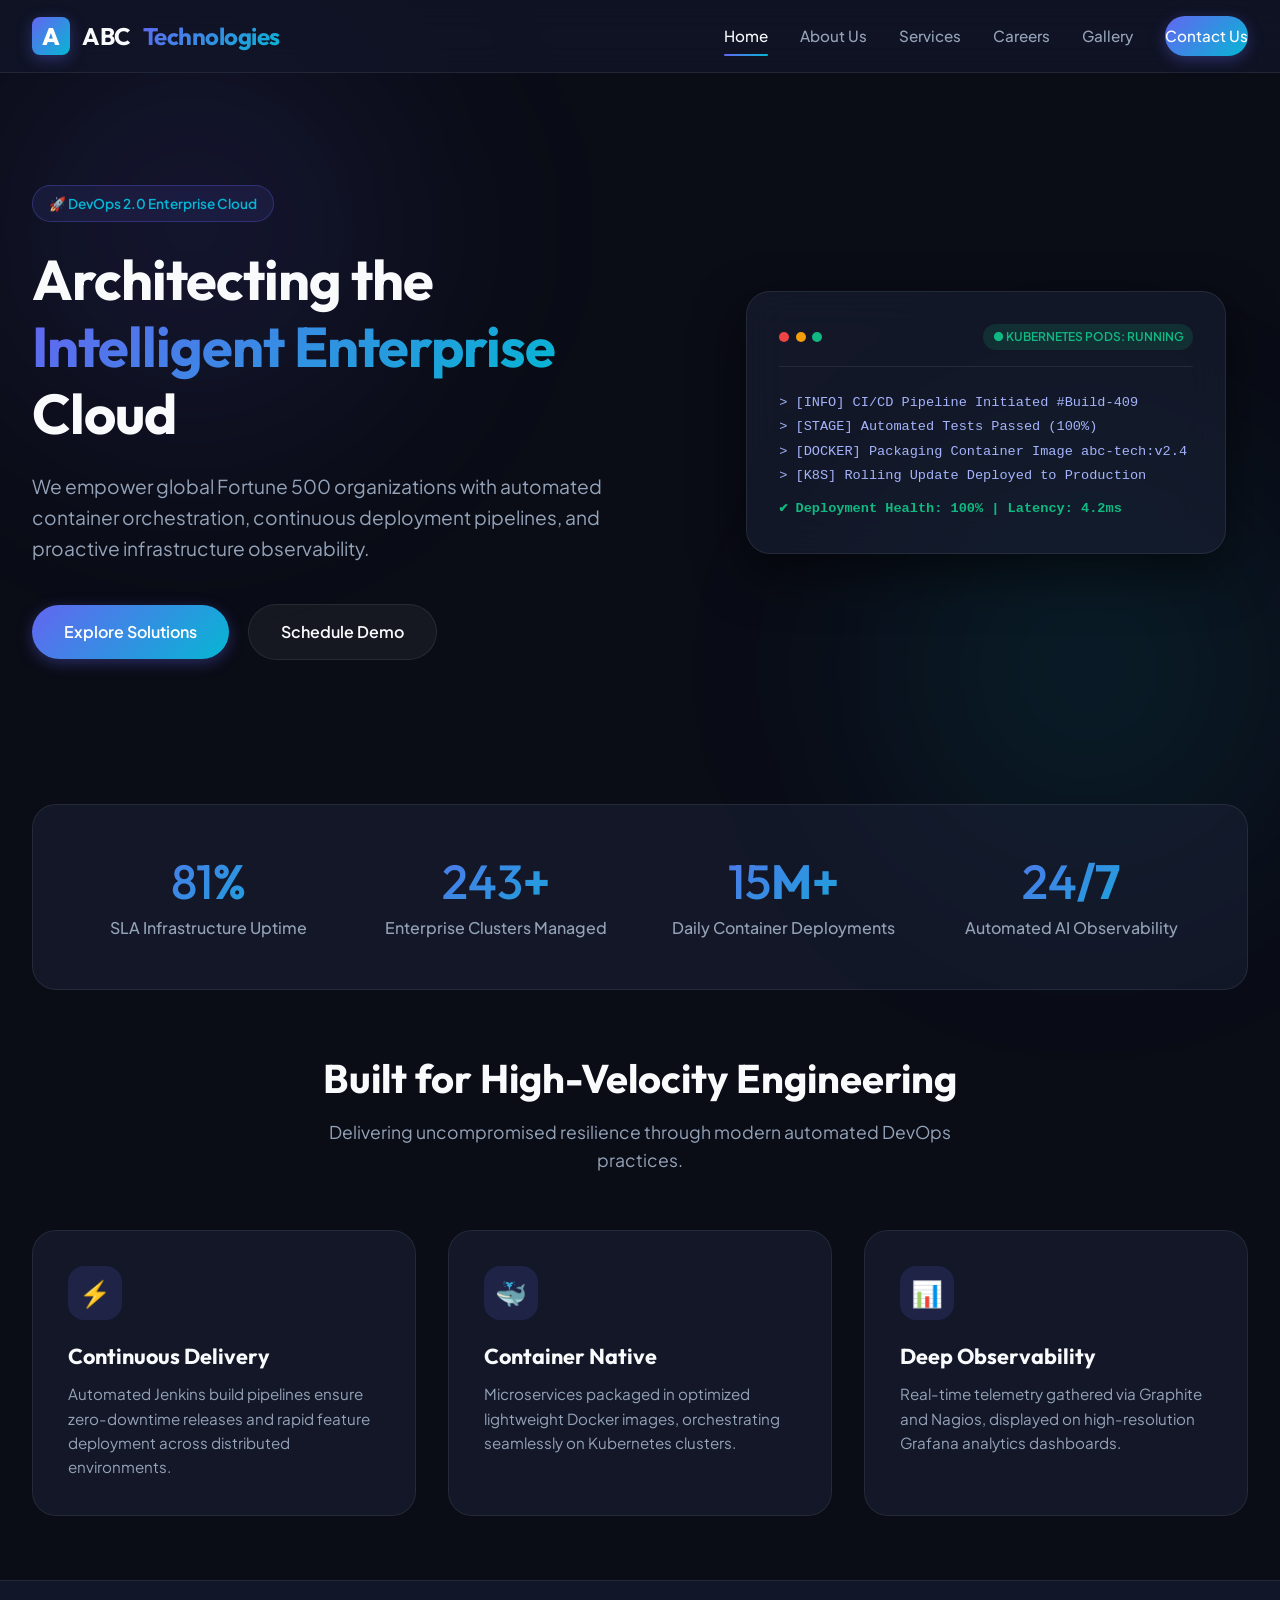
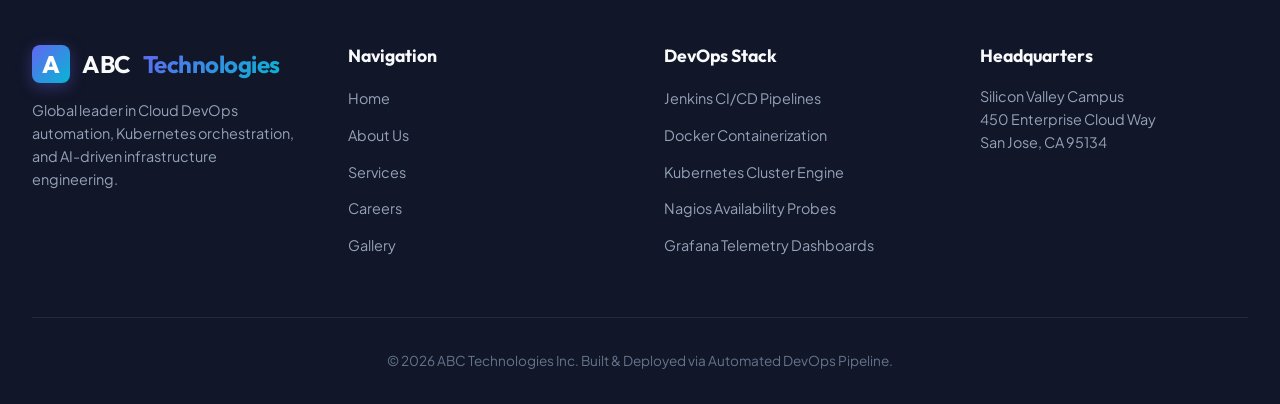
<file: website/index.html>
<!DOCTYPE html>
<html lang="en">
<head>
  <meta charset="UTF-8">
  <meta name="viewport" content="width=device-width, initial-scale=1.0">
  <title>ABC Technologies | Next-Gen AI & Cloud DevOps Enterprise</title>
  <meta name="description" content="ABC Technologies delivers state-of-the-art enterprise cloud orchestration, artificial intelligence automation, and hyper-scalable DevOps infrastructure.">
  <link rel="stylesheet" href="css/style.css">
</head>
<body>
  <div class="bg-glow-1"></div>
  <div class="bg-glow-2"></div>

  <!-- Navbar -->
  <nav class="navbar">
    <div class="nav-container">
      <a href="index.html" class="logo">
        <div class="logo-icon">A</div>
        ABC <span>Technologies</span>
      </a>
      <div class="nav-links">
        <a href="index.html" class="active">Home</a>
        <a href="about.html">About Us</a>
        <a href="services.html">Services</a>
        <a href="careers.html">Careers</a>
        <a href="gallery.html">Gallery</a>
        <a href="contact.html" class="nav-btn">Contact Us</a>
      </div>
    </div>
  </nav>

  <!-- Hero Section -->
  <main class="container">
    <section class="hero">
      <div class="hero-content">
        <div class="badge">🚀 DevOps 2.0 Enterprise Cloud</div>
        <h1 class="hero-title">Architecting the <span class="gradient-text">Intelligent Enterprise</span> Cloud</h1>
        <p class="hero-subtitle">We empower global Fortune 500 organizations with automated container orchestration, continuous deployment pipelines, and proactive infrastructure observability.</p>
        <div class="cta-group">
          <a href="services.html" class="btn-primary">Explore Solutions</a>
          <a href="contact.html" class="btn-secondary">Schedule Demo</a>
        </div>
      </div>
      <div class="hero-visual">
        <div class="glass-card-mockup">
          <div class="mockup-header">
            <div class="mockup-dots">
              <span class="dot red"></span>
              <span class="dot yellow"></span>
              <span class="dot green"></span>
            </div>
            <span class="status-pill">● KUBERNETES PODS: RUNNING</span>
          </div>
          <div style="font-family: monospace; font-size: 0.85rem; color: #a5b4fc; line-height: 1.8;">
            <p>> [INFO] CI/CD Pipeline Initiated #Build-409</p>
            <p>> [STAGE] Automated Tests Passed (100%)</p>
            <p>> [DOCKER] Packaging Container Image abc-tech:v2.4</p>
            <p>> [K8S] Rolling Update Deployed to Production</p>
            <p style="color: #10b981; font-weight: bold; margin-top: 0.5rem;">✔ Deployment Health: 100% | Latency: 4.2ms</p>
          </div>
        </div>
      </div>
    </section>

    <!-- Stats Banner -->
    <section class="stats-banner">
      <div class="stat-item">
        <h2><span class="counter-val" data-target="99.99">0</span>%</h2>
        <span>SLA Infrastructure Uptime</span>
      </div>
      <div class="stat-item">
        <h2><span class="counter-val" data-target="450">0</span>+</h2>
        <span>Enterprise Clusters Managed</span>
      </div>
      <div class="stat-item">
        <h2><span class="counter-val" data-target="15">0</span>M+</h2>
        <span>Daily Container Deployments</span>
      </div>
      <div class="stat-item">
        <h2><span class="counter-val" data-target="24">0</span>/7</h2>
        <span>Automated AI Observability</span>
      </div>
    </section>

    <!-- Core Highlights -->
    <section>
      <div class="section-header">
        <h2 class="section-title">Built for High-Velocity Engineering</h2>
        <p class="section-desc">Delivering uncompromised resilience through modern automated DevOps practices.</p>
      </div>
      <div class="grid-3">
        <div class="card">
          <div class="card-icon">⚡</div>
          <h3>Continuous Delivery</h3>
          <p>Automated Jenkins build pipelines ensure zero-downtime releases and rapid feature deployment across distributed environments.</p>
        </div>
        <div class="card">
          <div class="card-icon">🐳</div>
          <h3>Container Native</h3>
          <p>Microservices packaged in optimized lightweight Docker images, orchestrating seamlessly on Kubernetes clusters.</p>
        </div>
        <div class="card">
          <div class="card-icon">📊</div>
          <h3>Deep Observability</h3>
          <p>Real-time telemetry gathered via Graphite and Nagios, displayed on high-resolution Grafana analytics dashboards.</p>
        </div>
      </div>
    </section>
  </main>

  <!-- Footer -->
  <footer>
    <div class="footer-content">
      <div class="footer-col">
        <a href="index.html" class="logo" style="margin-bottom: 1rem;">
          <div class="logo-icon">A</div>
          ABC <span>Technologies</span>
        </a>
        <p style="color: var(--text-secondary); font-size: 0.9rem;">Global leader in Cloud DevOps automation, Kubernetes orchestration, and AI-driven infrastructure engineering.</p>
      </div>
      <div class="footer-col">
        <h4>Navigation</h4>
        <ul>
          <li><a href="index.html">Home</a></li>
          <li><a href="about.html">About Us</a></li>
          <li><a href="services.html">Services</a></li>
          <li><a href="careers.html">Careers</a></li>
          <li><a href="gallery.html">Gallery</a></li>
        </ul>
      </div>
      <div class="footer-col">
        <h4>DevOps Stack</h4>
        <ul>
          <li><a href="#">Jenkins CI/CD Pipelines</a></li>
          <li><a href="#">Docker Containerization</a></li>
          <li><a href="#">Kubernetes Cluster Engine</a></li>
          <li><a href="#">Nagios Availability Probes</a></li>
          <li><a href="#">Grafana Telemetry Dashboards</a></li>
        </ul>
      </div>
      <div class="footer-col">
        <h4>Headquarters</h4>
        <p style="color: var(--text-secondary); font-size: 0.9rem;">Silicon Valley Campus<br>450 Enterprise Cloud Way<br>San Jose, CA 95134</p>
      </div>
    </div>
    <div class="footer-bottom">
      <p>&copy; 2026 ABC Technologies Inc. Built & Deployed via Automated DevOps Pipeline.</p>
    </div>
  </footer>

  <script src="js/main.js"></script>
</body>
</html>
</file>
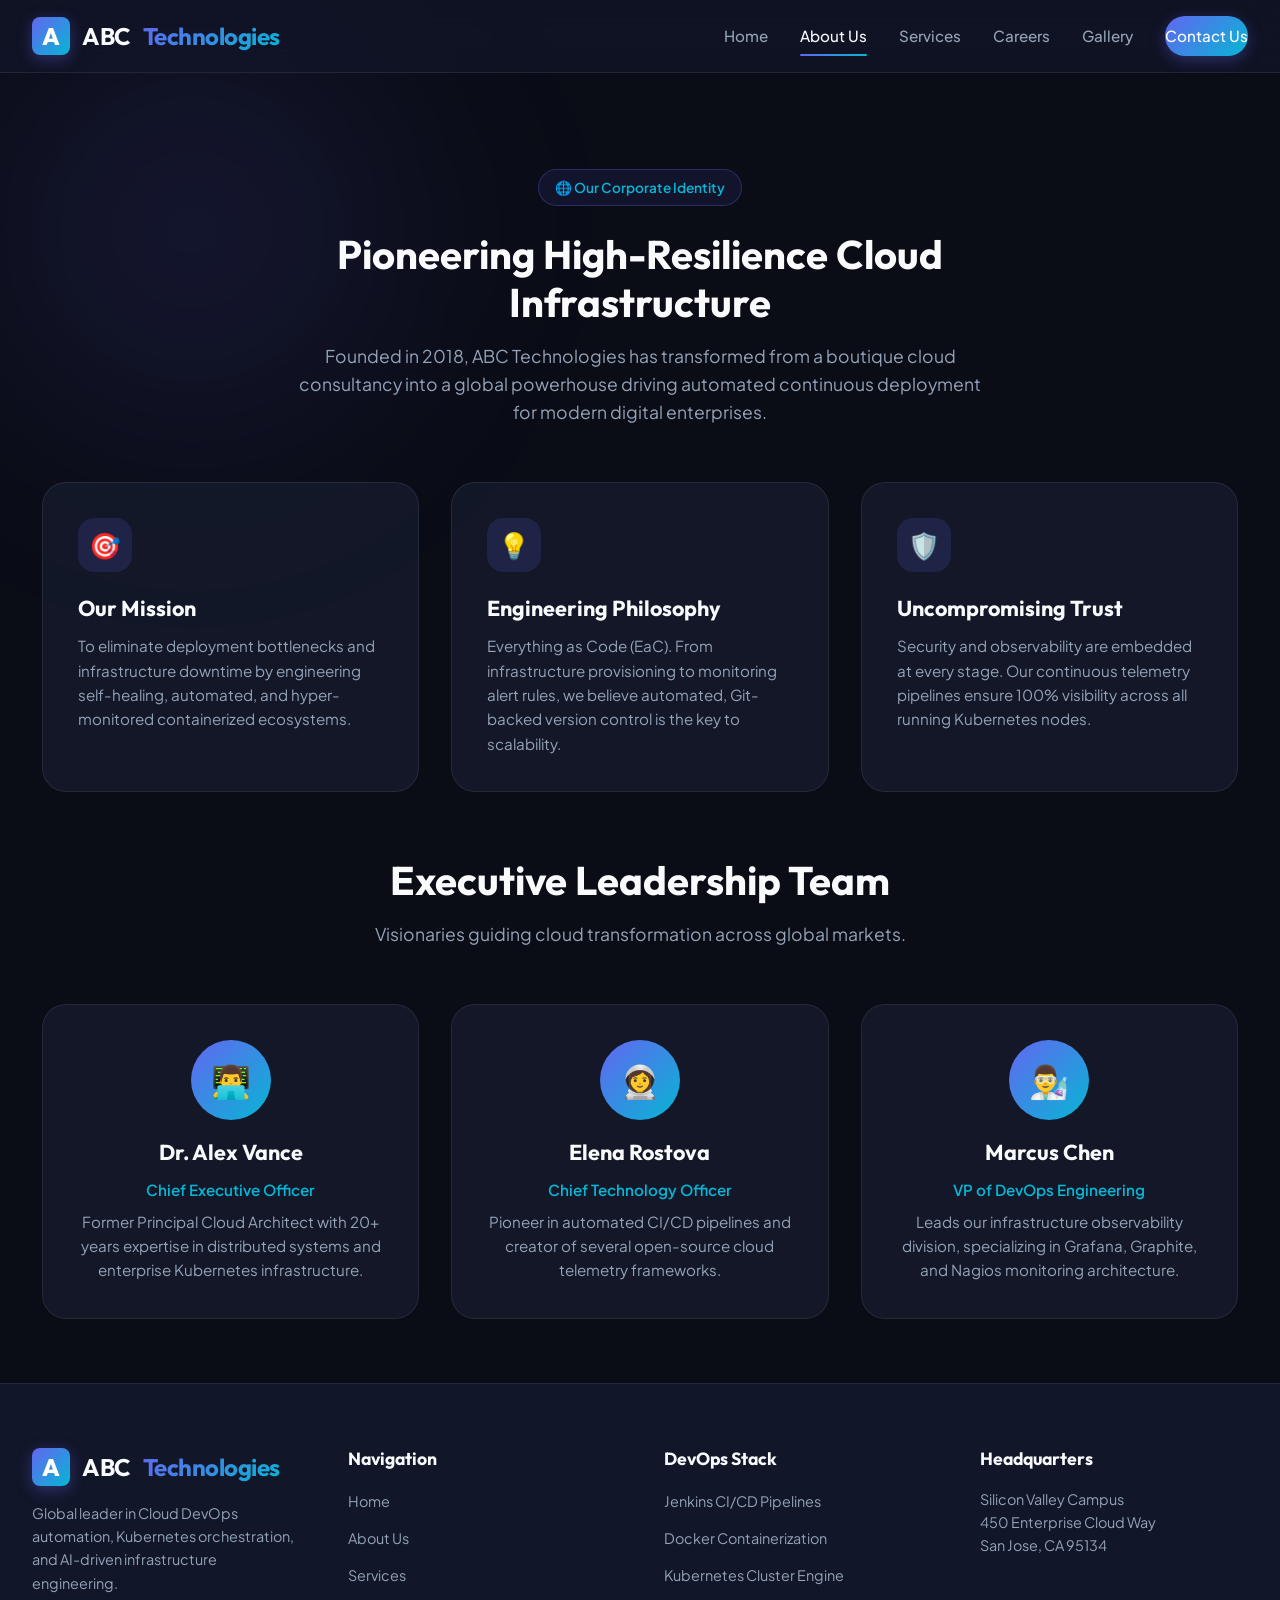
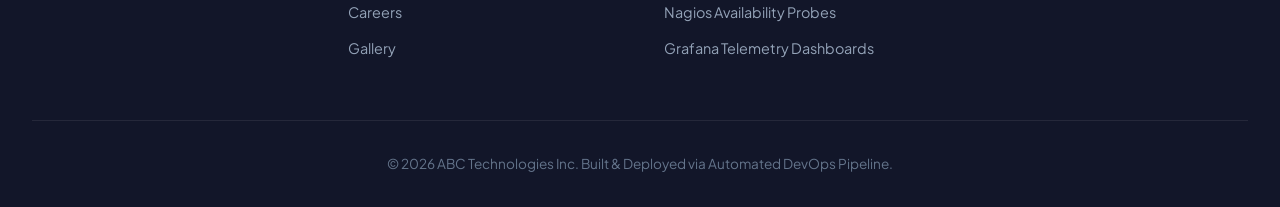
<file: website/about.html>
<!DOCTYPE html>
<html lang="en">
<head>
  <meta charset="UTF-8">
  <meta name="viewport" content="width=device-width, initial-scale=1.0">
  <title>About Us | ABC Technologies</title>
  <meta name="description" content="Learn about ABC Technologies mission, engineering vision, and leadership in automated DevOps and cloud infrastructure engineering.">
  <link rel="stylesheet" href="css/style.css">
</head>
<body>
  <div class="bg-glow-1"></div>

  <nav class="navbar">
    <div class="nav-container">
      <a href="index.html" class="logo">
        <div class="logo-icon">A</div>
        ABC <span>Technologies</span>
      </a>
      <div class="nav-links">
        <a href="index.html">Home</a>
        <a href="about.html" class="active">About Us</a>
        <a href="services.html">Services</a>
        <a href="careers.html">Careers</a>
        <a href="gallery.html">Gallery</a>
        <a href="contact.html" class="nav-btn">Contact Us</a>
      </div>
    </div>
  </nav>

  <main class="container">
    <div class="section-header" style="margin-top: 2rem;">
      <div class="badge">🌐 Our Corporate Identity</div>
      <h1 class="section-title">Pioneering High-Resilience <span class="gradient-text">Cloud Infrastructure</span></h1>
      <p class="section-desc">Founded in 2018, ABC Technologies has transformed from a boutique cloud consultancy into a global powerhouse driving automated continuous deployment for modern digital enterprises.</p>
    </div>

    <div class="grid-3" style="margin-bottom: 4rem;">
      <div class="card">
        <div class="card-icon">🎯</div>
        <h3>Our Mission</h3>
        <p>To eliminate deployment bottlenecks and infrastructure downtime by engineering self-healing, automated, and hyper-monitored containerized ecosystems.</p>
      </div>
      <div class="card">
        <div class="card-icon">💡</div>
        <h3>Engineering Philosophy</h3>
        <p>Everything as Code (EaC). From infrastructure provisioning to monitoring alert rules, we believe automated, Git-backed version control is the key to scalability.</p>
      </div>
      <div class="card">
        <div class="card-icon">🛡️</div>
        <h3>Uncompromising Trust</h3>
        <p>Security and observability are embedded at every stage. Our continuous telemetry pipelines ensure 100% visibility across all running Kubernetes nodes.</p>
      </div>
    </div>

    <div class="section-header">
      <h2 class="section-title">Executive Leadership Team</h2>
      <p class="section-desc">Visionaries guiding cloud transformation across global markets.</p>
    </div>

    <div class="grid-3">
      <div class="card" style="text-align: center;">
        <div style="width: 80px; height: 80px; border-radius: 50%; background: var(--accent-gradient); margin: 0 auto 1.2rem; display: flex; align-items: center; justify-content: center; font-size: 2rem;">👨‍💻</div>
        <h3>Dr. Alex Vance</h3>
        <p style="color: var(--accent-secondary); font-weight: 600; margin-bottom: 0.5rem;">Chief Executive Officer</p>
        <p>Former Principal Cloud Architect with 20+ years expertise in distributed systems and enterprise Kubernetes infrastructure.</p>
      </div>
      <div class="card" style="text-align: center;">
        <div style="width: 80px; height: 80px; border-radius: 50%; background: var(--accent-gradient); margin: 0 auto 1.2rem; display: flex; align-items: center; justify-content: center; font-size: 2rem;">👩‍🚀</div>
        <h3>Elena Rostova</h3>
        <p style="color: var(--accent-secondary); font-weight: 600; margin-bottom: 0.5rem;">Chief Technology Officer</p>
        <p>Pioneer in automated CI/CD pipelines and creator of several open-source cloud telemetry frameworks.</p>
      </div>
      <div class="card" style="text-align: center;">
        <div style="width: 80px; height: 80px; border-radius: 50%; background: var(--accent-gradient); margin: 0 auto 1.2rem; display: flex; align-items: center; justify-content: center; font-size: 2rem;">👨‍🔬</div>
        <h3>Marcus Chen</h3>
        <p style="color: var(--accent-secondary); font-weight: 600; margin-bottom: 0.5rem;">VP of DevOps Engineering</p>
        <p>Leads our infrastructure observability division, specializing in Grafana, Graphite, and Nagios monitoring architecture.</p>
      </div>
    </div>
  </main>

  <footer>
    <div class="footer-content">
      <div class="footer-col">
        <a href="index.html" class="logo" style="margin-bottom: 1rem;">
          <div class="logo-icon">A</div>
          ABC <span>Technologies</span>
        </a>
        <p style="color: var(--text-secondary); font-size: 0.9rem;">Global leader in Cloud DevOps automation, Kubernetes orchestration, and AI-driven infrastructure engineering.</p>
      </div>
      <div class="footer-col">
        <h4>Navigation</h4>
        <ul>
          <li><a href="index.html">Home</a></li>
          <li><a href="about.html">About Us</a></li>
          <li><a href="services.html">Services</a></li>
          <li><a href="careers.html">Careers</a></li>
          <li><a href="gallery.html">Gallery</a></li>
        </ul>
      </div>
      <div class="footer-col">
        <h4>DevOps Stack</h4>
        <ul>
          <li><a href="#">Jenkins CI/CD Pipelines</a></li>
          <li><a href="#">Docker Containerization</a></li>
          <li><a href="#">Kubernetes Cluster Engine</a></li>
          <li><a href="#">Nagios Availability Probes</a></li>
          <li><a href="#">Grafana Telemetry Dashboards</a></li>
        </ul>
      </div>
      <div class="footer-col">
        <h4>Headquarters</h4>
        <p style="color: var(--text-secondary); font-size: 0.9rem;">Silicon Valley Campus<br>450 Enterprise Cloud Way<br>San Jose, CA 95134</p>
      </div>
    </div>
    <div class="footer-bottom">
      <p>&copy; 2026 ABC Technologies Inc. Built & Deployed via Automated DevOps Pipeline.</p>
    </div>
  </footer>

  <script src="js/main.js"></script>
</body>
</html>
</file>
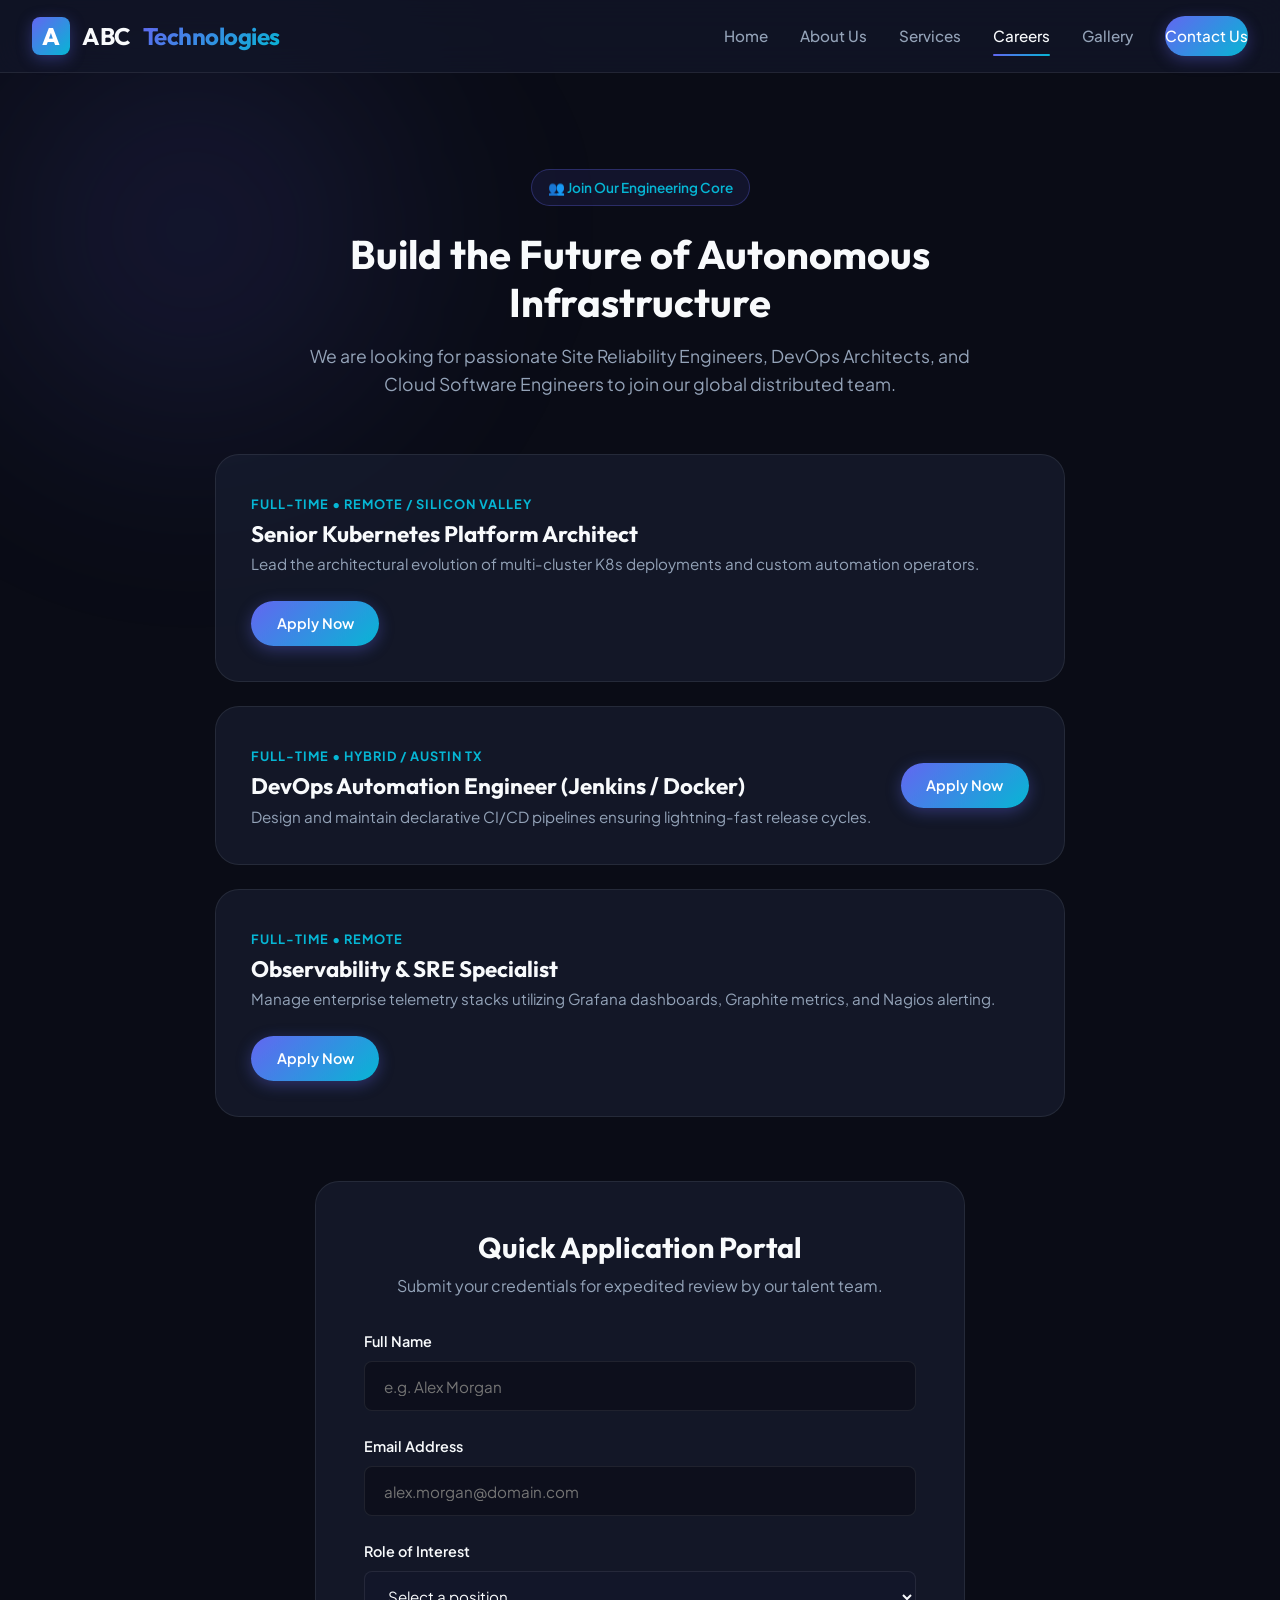
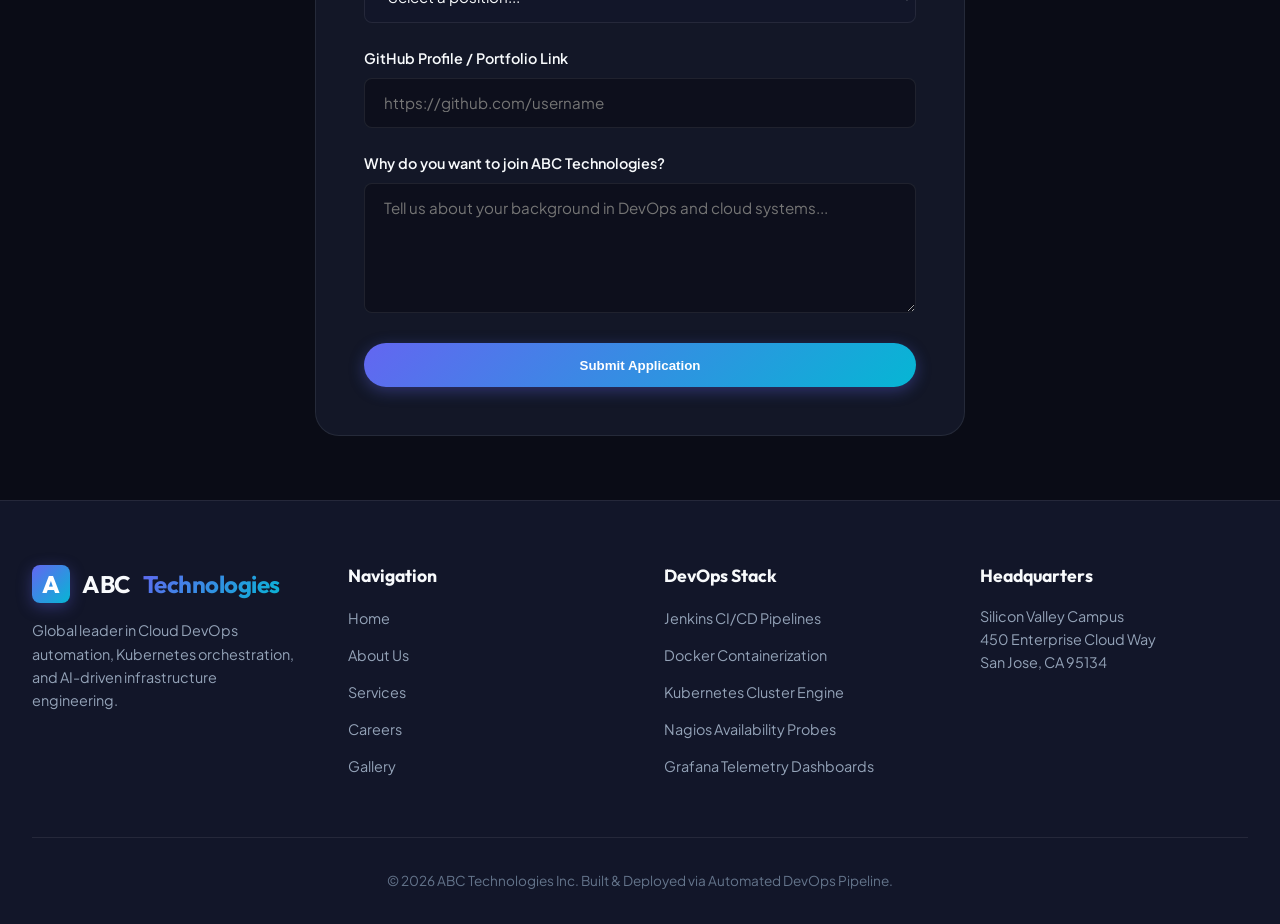
<file: website/careers.html>
<!DOCTYPE html>
<html lang="en">
<head>
  <meta charset="UTF-8">
  <meta name="viewport" content="width=device-width, initial-scale=1.0">
  <title>Careers | ABC Technologies</title>
  <meta name="description" content="Join the engineering team at ABC Technologies. Shape the future of Kubernetes container orchestration and intelligent cloud DevOps automation.">
  <link rel="stylesheet" href="css/style.css">
</head>
<body>
  <div class="bg-glow-1"></div>

  <nav class="navbar">
    <div class="nav-container">
      <a href="index.html" class="logo">
        <div class="logo-icon">A</div>
        ABC <span>Technologies</span>
      </a>
      <div class="nav-links">
        <a href="index.html">Home</a>
        <a href="about.html">About Us</a>
        <a href="services.html">Services</a>
        <a href="careers.html" class="active">Careers</a>
        <a href="gallery.html">Gallery</a>
        <a href="contact.html" class="nav-btn">Contact Us</a>
      </div>
    </div>
  </nav>

  <main class="container">
    <div class="section-header" style="margin-top: 2rem;">
      <div class="badge">👥 Join Our Engineering Core</div>
      <h1 class="section-title">Build the Future of <span class="gradient-text">Autonomous Infrastructure</span></h1>
      <p class="section-desc">We are looking for passionate Site Reliability Engineers, DevOps Architects, and Cloud Software Engineers to join our global distributed team.</p>
    </div>

    <div style="max-width: 850px; margin: 0 auto 4rem;">
      <!-- Job 1 -->
      <div class="card" style="margin-bottom: 1.5rem; display: flex; justify-content: space-between; align-items: center; flex-wrap: wrap; gap: 1.5rem;">
        <div>
          <span style="font-size: 0.8rem; text-transform: uppercase; letter-spacing: 1px; color: var(--accent-secondary); font-weight: 700;">Full-Time • Remote / Silicon Valley</span>
          <h3 style="font-size: 1.4rem; margin: 0.3rem 0;">Senior Kubernetes Platform Architect</h3>
          <p>Lead the architectural evolution of multi-cluster K8s deployments and custom automation operators.</p>
        </div>
        <a href="#apply" class="btn-primary" style="padding: 0.7rem 1.6rem; font-size: 0.9rem;">Apply Now</a>
      </div>

      <!-- Job 2 -->
      <div class="card" style="margin-bottom: 1.5rem; display: flex; justify-content: space-between; align-items: center; flex-wrap: wrap; gap: 1.5rem;">
        <div>
          <span style="font-size: 0.8rem; text-transform: uppercase; letter-spacing: 1px; color: var(--accent-secondary); font-weight: 700;">Full-Time • Hybrid / Austin TX</span>
          <h3 style="font-size: 1.4rem; margin: 0.3rem 0;">DevOps Automation Engineer (Jenkins / Docker)</h3>
          <p>Design and maintain declarative CI/CD pipelines ensuring lightning-fast release cycles.</p>
        </div>
        <a href="#apply" class="btn-primary" style="padding: 0.7rem 1.6rem; font-size: 0.9rem;">Apply Now</a>
      </div>

      <!-- Job 3 -->
      <div class="card" style="margin-bottom: 1.5rem; display: flex; justify-content: space-between; align-items: center; flex-wrap: wrap; gap: 1.5rem;">
        <div>
          <span style="font-size: 0.8rem; text-transform: uppercase; letter-spacing: 1px; color: var(--accent-secondary); font-weight: 700;">Full-Time • Remote</span>
          <h3 style="font-size: 1.4rem; margin: 0.3rem 0;">Observability & SRE Specialist</h3>
          <p>Manage enterprise telemetry stacks utilizing Grafana dashboards, Graphite metrics, and Nagios alerting.</p>
        </div>
        <a href="#apply" class="btn-primary" style="padding: 0.7rem 1.6rem; font-size: 0.9rem;">Apply Now</a>
      </div>
    </div>

    <!-- Application Form -->
    <div id="apply" class="form-container">
      <h2 style="font-size: 1.8rem; margin-bottom: 0.5rem; text-align: center;">Quick Application Portal</h2>
      <p style="color: var(--text-secondary); text-align: center; margin-bottom: 2rem;">Submit your credentials for expedited review by our talent team.</p>
      
      <form>
        <div class="form-group">
          <label>Full Name</label>
          <input type="text" class="form-control" placeholder="e.g. Alex Morgan" required>
        </div>
        <div class="form-group">
          <label>Email Address</label>
          <input type="email" class="form-control" placeholder="alex.morgan@domain.com" required>
        </div>
        <div class="form-group">
          <label>Role of Interest</label>
          <select class="form-control" required style="background: #121629;">
            <option value="">Select a position...</option>
            <option value="k8s">Senior Kubernetes Platform Architect</option>
            <option value="devops">DevOps Automation Engineer</option>
            <option value="sre">Observability & SRE Specialist</option>
          </select>
        </div>
        <div class="form-group">
          <label>GitHub Profile / Portfolio Link</label>
          <input type="url" class="form-control" placeholder="https://github.com/username">
        </div>
        <div class="form-group">
          <label>Why do you want to join ABC Technologies?</label>
          <textarea class="form-control" placeholder="Tell us about your background in DevOps and cloud systems..."></textarea>
        </div>
        <button type="submit" class="btn-primary" style="width: 100%; text-align: center;">Submit Application</button>
      </form>
    </div>
  </main>

  <footer>
    <div class="footer-content">
      <div class="footer-col">
        <a href="index.html" class="logo" style="margin-bottom: 1rem;">
          <div class="logo-icon">A</div>
          ABC <span>Technologies</span>
        </a>
        <p style="color: var(--text-secondary); font-size: 0.9rem;">Global leader in Cloud DevOps automation, Kubernetes orchestration, and AI-driven infrastructure engineering.</p>
      </div>
      <div class="footer-col">
        <h4>Navigation</h4>
        <ul>
          <li><a href="index.html">Home</a></li>
          <li><a href="about.html">About Us</a></li>
          <li><a href="services.html">Services</a></li>
          <li><a href="careers.html">Careers</a></li>
          <li><a href="gallery.html">Gallery</a></li>
        </ul>
      </div>
      <div class="footer-col">
        <h4>DevOps Stack</h4>
        <ul>
          <li><a href="#">Jenkins CI/CD Pipelines</a></li>
          <li><a href="#">Docker Containerization</a></li>
          <li><a href="#">Kubernetes Cluster Engine</a></li>
          <li><a href="#">Nagios Availability Probes</a></li>
          <li><a href="#">Grafana Telemetry Dashboards</a></li>
        </ul>
      </div>
      <div class="footer-col">
        <h4>Headquarters</h4>
        <p style="color: var(--text-secondary); font-size: 0.9rem;">Silicon Valley Campus<br>450 Enterprise Cloud Way<br>San Jose, CA 95134</p>
      </div>
    </div>
    <div class="footer-bottom">
      <p>&copy; 2026 ABC Technologies Inc. Built & Deployed via Automated DevOps Pipeline.</p>
    </div>
  </footer>

  <script src="js/main.js"></script>
</body>
</html>
</file>
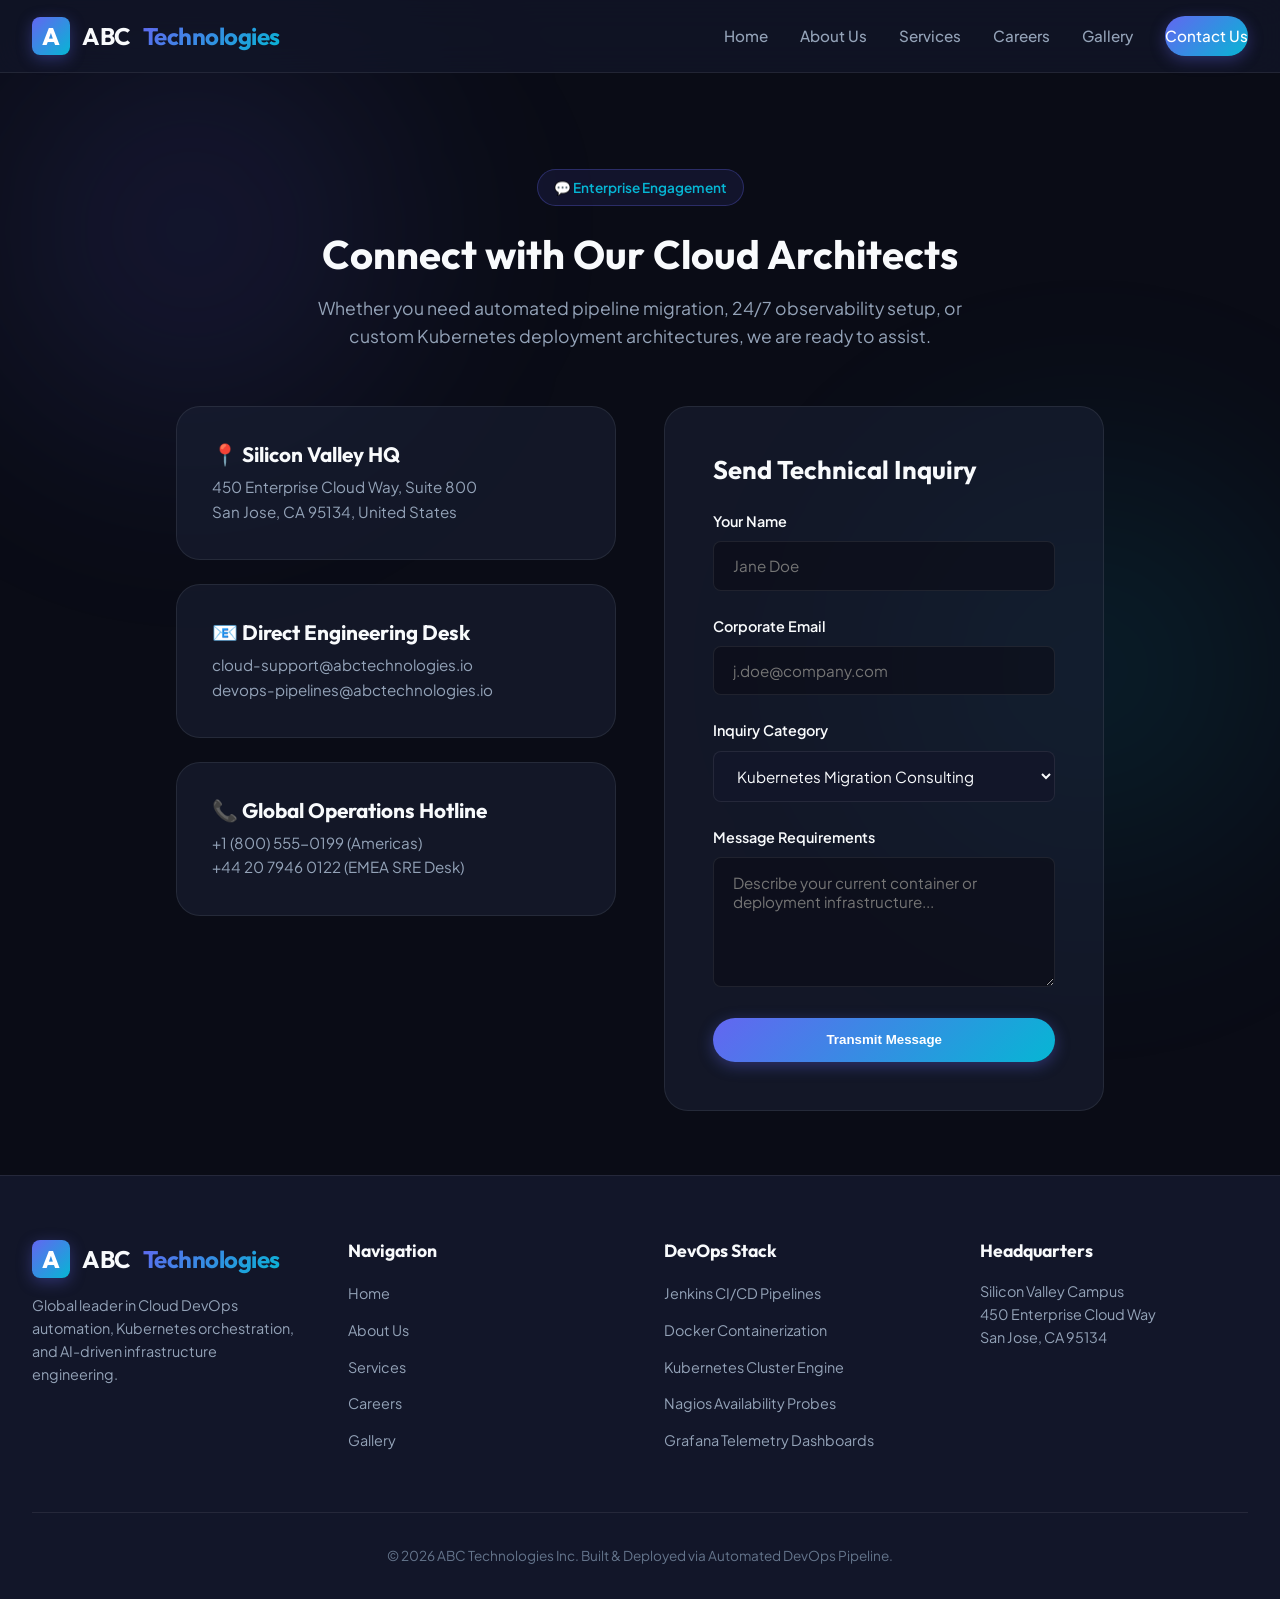
<file: website/contact.html>
<!DOCTYPE html>
<html lang="en">
<head>
  <meta charset="UTF-8">
  <meta name="viewport" content="width=device-width, initial-scale=1.0">
  <title>Contact Us | ABC Technologies</title>
  <meta name="description" content="Get in touch with ABC Technologies enterprise engineering team for cloud migration, automated CI/CD consulting, and Kubernetes orchestration support.">
  <link rel="stylesheet" href="css/style.css">
</head>
<body>
  <div class="bg-glow-1"></div>
  <div class="bg-glow-2"></div>

  <nav class="navbar">
    <div class="nav-container">
      <a href="index.html" class="logo">
        <div class="logo-icon">A</div>
        ABC <span>Technologies</span>
      </a>
      <div class="nav-links">
        <a href="index.html">Home</a>
        <a href="about.html">About Us</a>
        <a href="services.html">Services</a>
        <a href="careers.html">Careers</a>
        <a href="gallery.html">Gallery</a>
        <a href="contact.html" class="nav-btn active">Contact Us</a>
      </div>
    </div>
  </nav>

  <main class="container">
    <div class="section-header" style="margin-top: 2rem;">
      <div class="badge">💬 Enterprise Engagement</div>
      <h1 class="section-title">Connect with Our <span class="gradient-text">Cloud Architects</span></h1>
      <p class="section-desc">Whether you need automated pipeline migration, 24/7 observability setup, or custom Kubernetes deployment architectures, we are ready to assist.</p>
    </div>

    <div style="display: grid; grid-template-columns: repeat(auto-fit, minmax(320px, 1fr)); gap: 3rem; align-items: start; max-width: 1100px; margin: 0 auto;">
      <!-- Contact Info -->
      <div>
        <div class="card" style="margin-bottom: 1.5rem;">
          <h3 style="font-size: 1.3rem; margin-bottom: 0.5rem;">📍 Silicon Valley HQ</h3>
          <p>450 Enterprise Cloud Way, Suite 800<br>San Jose, CA 95134, United States</p>
        </div>
        <div class="card" style="margin-bottom: 1.5rem;">
          <h3 style="font-size: 1.3rem; margin-bottom: 0.5rem;">📧 Direct Engineering Desk</h3>
          <p>cloud-support@abctechnologies.io<br>devops-pipelines@abctechnologies.io</p>
        </div>
        <div class="card">
          <h3 style="font-size: 1.3rem; margin-bottom: 0.5rem;">📞 Global Operations Hotline</h3>
          <p>+1 (800) 555-0199 (Americas)<br>+44 20 7946 0122 (EMEA SRE Desk)</p>
        </div>
      </div>

      <!-- Form -->
      <div class="form-container" style="margin: 0; max-width: 100%;">
        <h2 style="font-size: 1.6rem; margin-bottom: 1.5rem;">Send Technical Inquiry</h2>
        <form>
          <div class="form-group">
            <label>Your Name</label>
            <input type="text" class="form-control" placeholder="Jane Doe" required>
          </div>
          <div class="form-group">
            <label>Corporate Email</label>
            <input type="email" class="form-control" placeholder="j.doe@company.com" required>
          </div>
          <div class="form-group">
            <label>Inquiry Category</label>
            <select class="form-control" style="background: #121629;">
              <option>Kubernetes Migration Consulting</option>
              <option>CI/CD Jenkins Automation Architecture</option>
              <option>Grafana / Nagios Telemetry Integration</option>
              <option>General Enterprise Support</option>
            </select>
          </div>
          <div class="form-group">
            <label>Message Requirements</label>
            <textarea class="form-control" placeholder="Describe your current container or deployment infrastructure..."></textarea>
          </div>
          <button type="submit" class="btn-primary" style="width: 100%;">Transmit Message</button>
        </form>
      </div>
    </div>
  </main>

  <footer>
    <div class="footer-content">
      <div class="footer-col">
        <a href="index.html" class="logo" style="margin-bottom: 1rem;">
          <div class="logo-icon">A</div>
          ABC <span>Technologies</span>
        </a>
        <p style="color: var(--text-secondary); font-size: 0.9rem;">Global leader in Cloud DevOps automation, Kubernetes orchestration, and AI-driven infrastructure engineering.</p>
      </div>
      <div class="footer-col">
        <h4>Navigation</h4>
        <ul>
          <li><a href="index.html">Home</a></li>
          <li><a href="about.html">About Us</a></li>
          <li><a href="services.html">Services</a></li>
          <li><a href="careers.html">Careers</a></li>
          <li><a href="gallery.html">Gallery</a></li>
        </ul>
      </div>
      <div class="footer-col">
        <h4>DevOps Stack</h4>
        <ul>
          <li><a href="#">Jenkins CI/CD Pipelines</a></li>
          <li><a href="#">Docker Containerization</a></li>
          <li><a href="#">Kubernetes Cluster Engine</a></li>
          <li><a href="#">Nagios Availability Probes</a></li>
          <li><a href="#">Grafana Telemetry Dashboards</a></li>
        </ul>
      </div>
      <div class="footer-col">
        <h4>Headquarters</h4>
        <p style="color: var(--text-secondary); font-size: 0.9rem;">Silicon Valley Campus<br>450 Enterprise Cloud Way<br>San Jose, CA 95134</p>
      </div>
    </div>
    <div class="footer-bottom">
      <p>&copy; 2026 ABC Technologies Inc. Built & Deployed via Automated DevOps Pipeline.</p>
    </div>
  </footer>

  <script src="js/main.js"></script>
</body>
</html>
</file>
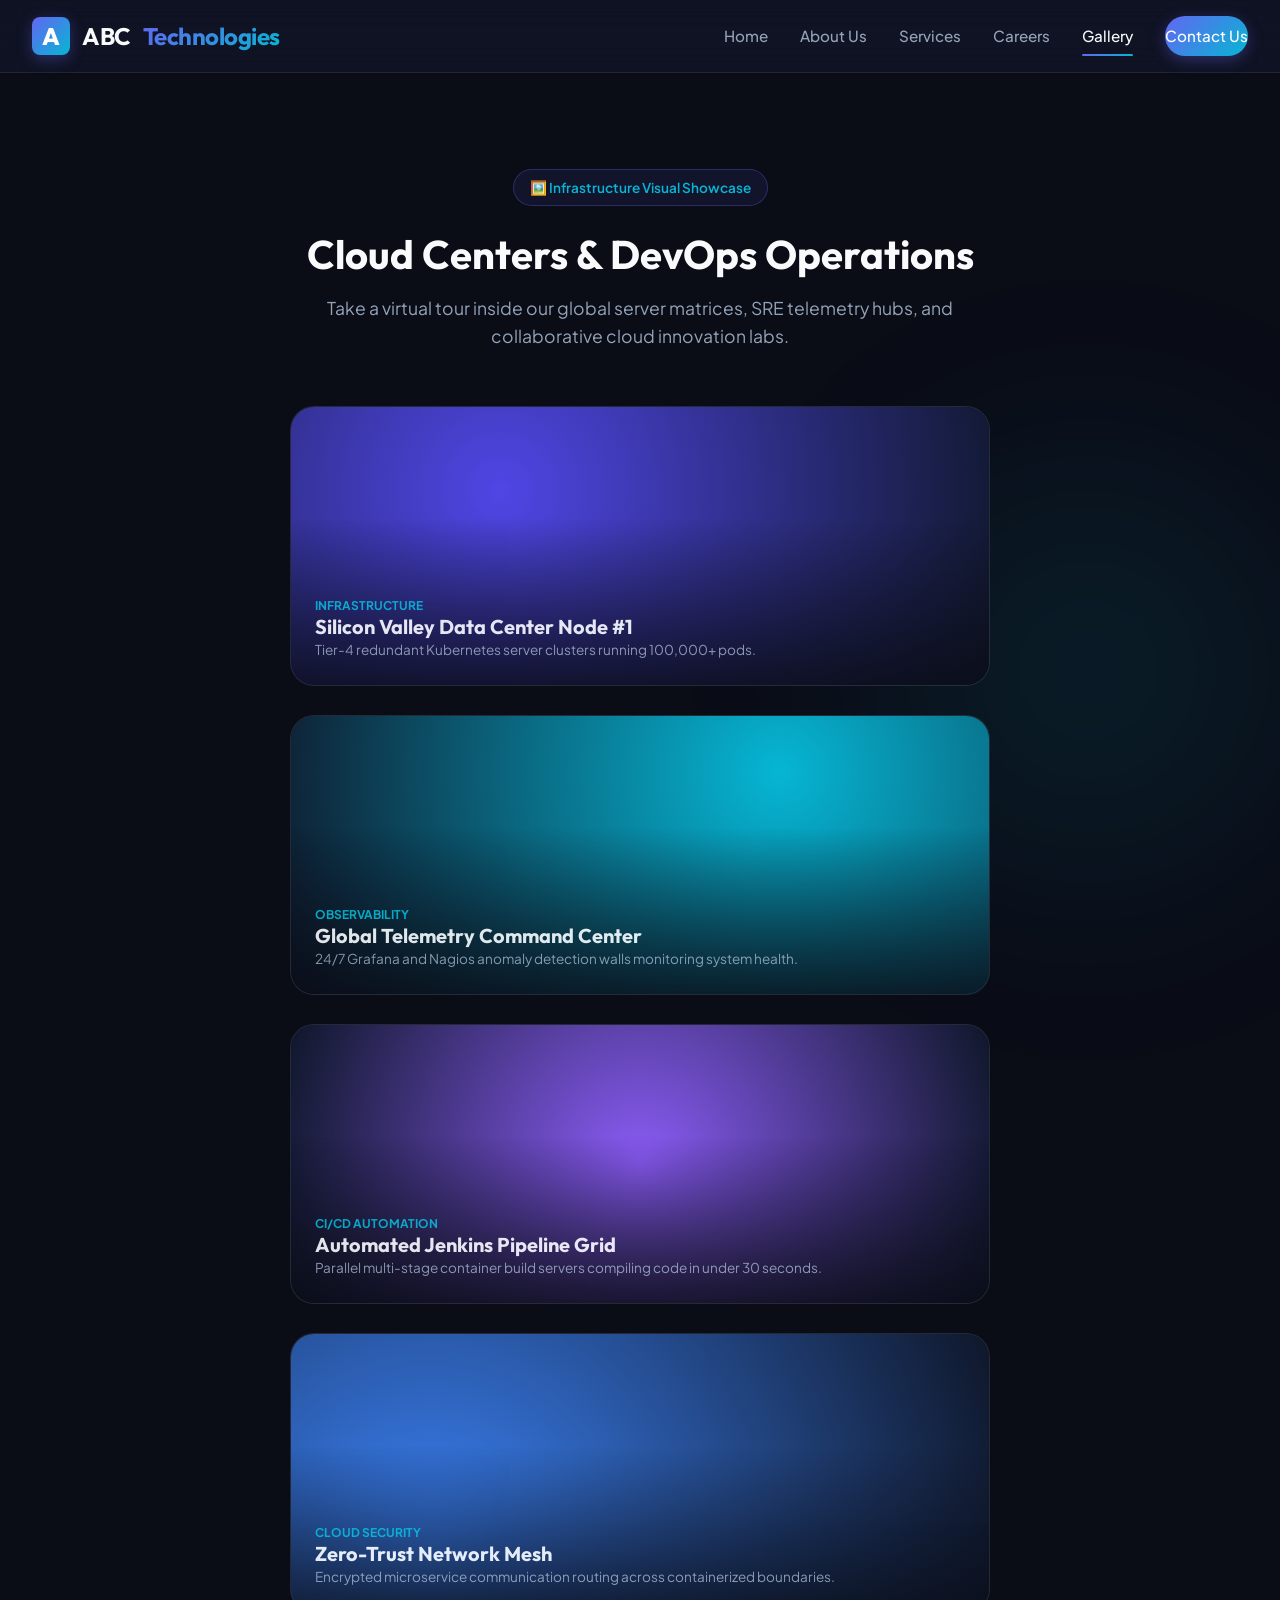
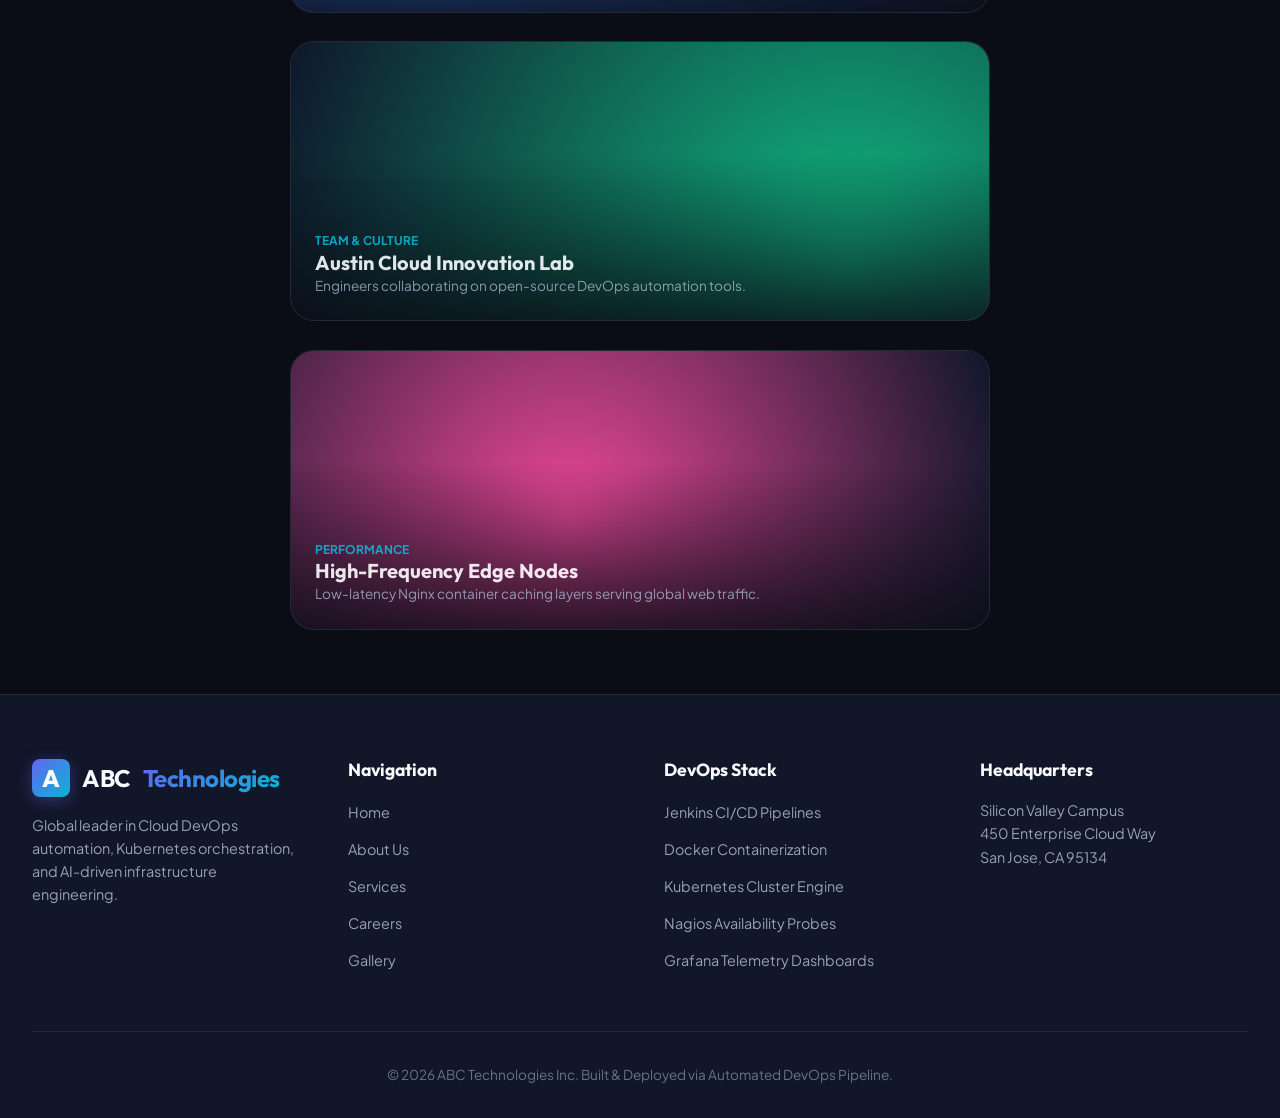
<file: website/gallery.html>
<!DOCTYPE html>
<html lang="en">
<head>
  <meta charset="UTF-8">
  <meta name="viewport" content="width=device-width, initial-scale=1.0">
  <title>Project Gallery | ABC Technologies</title>
  <meta name="description" content="View visual documentation of ABC Technologies global cloud infrastructure centers, automated container deployments, and telemetry command centers.">
  <link rel="stylesheet" href="css/style.css">
</head>
<body>
  <div class="bg-glow-2"></div>

  <nav class="navbar">
    <div class="nav-container">
      <a href="index.html" class="logo">
        <div class="logo-icon">A</div>
        ABC <span>Technologies</span>
      </a>
      <div class="nav-links">
        <a href="index.html">Home</a>
        <a href="about.html">About Us</a>
        <a href="services.html">Services</a>
        <a href="careers.html">Careers</a>
        <a href="gallery.html" class="active">Gallery</a>
        <a href="contact.html" class="nav-btn">Contact Us</a>
      </div>
    </div>
  </nav>

  <main class="container">
    <div class="section-header" style="margin-top: 2rem;">
      <div class="badge">🖼️ Infrastructure Visual Showcase</div>
      <h1 class="section-title">Cloud Centers & <span class="gradient-text">DevOps Operations</span></h1>
      <p class="section-desc">Take a virtual tour inside our global server matrices, SRE telemetry hubs, and collaborative cloud innovation labs.</p>
    </div>

    <div class="gallery-grid">
      <!-- Item 1 -->
      <div class="gallery-item">
        <div class="gallery-img" style="background: radial-gradient(circle at 30% 30%, #4f46e5, #0f172a);"></div>
        <div class="gallery-overlay">
          <span style="font-size: 0.75rem; color: #06b6d4; font-weight: 700; text-transform: uppercase;">Infrastructure</span>
          <h3 style="font-size: 1.25rem;">Silicon Valley Data Center Node #1</h3>
          <p style="font-size: 0.85rem; color: var(--text-secondary);">Tier-4 redundant Kubernetes server clusters running 100,000+ pods.</p>
        </div>
      </div>

      <!-- Item 2 -->
      <div class="gallery-item">
        <div class="gallery-img" style="background: radial-gradient(circle at 70% 20%, #06b6d4, #0f172a);"></div>
        <div class="gallery-overlay">
          <span style="font-size: 0.75rem; color: #06b6d4; font-weight: 700; text-transform: uppercase;">Observability</span>
          <h3 style="font-size: 1.25rem;">Global Telemetry Command Center</h3>
          <p style="font-size: 0.85rem; color: var(--text-secondary);">24/7 Grafana and Nagios anomaly detection walls monitoring system health.</p>
        </div>
      </div>

      <!-- Item 3 -->
      <div class="gallery-item">
        <div class="gallery-img" style="background: radial-gradient(circle at 50% 50%, #8b5cf6, #0f172a);"></div>
        <div class="gallery-overlay">
          <span style="font-size: 0.75rem; color: #06b6d4; font-weight: 700; text-transform: uppercase;">CI/CD Automation</span>
          <h3 style="font-size: 1.25rem;">Automated Jenkins Pipeline Grid</h3>
          <p style="font-size: 0.85rem; color: var(--text-secondary);">Parallel multi-stage container build servers compiling code in under 30 seconds.</p>
        </div>
      </div>

      <!-- Item 4 -->
      <div class="gallery-item">
        <div class="gallery-img" style="background: radial-gradient(circle at 20% 80%, #3b82f6, #0f172a);"></div>
        <div class="gallery-overlay">
          <span style="font-size: 0.75rem; color: #06b6d4; font-weight: 700; text-transform: uppercase;">Cloud Security</span>
          <h3 style="font-size: 1.25rem;">Zero-Trust Network Mesh</h3>
          <p style="font-size: 0.85rem; color: var(--text-secondary);">Encrypted microservice communication routing across containerized boundaries.</p>
        </div>
      </div>

      <!-- Item 5 -->
      <div class="gallery-item">
        <div class="gallery-img" style="background: radial-gradient(circle at 80% 80%, #10b981, #0f172a);"></div>
        <div class="gallery-overlay">
          <span style="font-size: 0.75rem; color: #06b6d4; font-weight: 700; text-transform: uppercase;">Team & Culture</span>
          <h3 style="font-size: 1.25rem;">Austin Cloud Innovation Lab</h3>
          <p style="font-size: 0.85rem; color: var(--text-secondary);">Engineers collaborating on open-source DevOps automation tools.</p>
        </div>
      </div>

      <!-- Item 6 -->
      <div class="gallery-item">
        <div class="gallery-img" style="background: radial-gradient(circle at 40% 60%, #ec4899, #0f172a);"></div>
        <div class="gallery-overlay">
          <span style="font-size: 0.75rem; color: #06b6d4; font-weight: 700; text-transform: uppercase;">Performance</span>
          <h3 style="font-size: 1.25rem;">High-Frequency Edge Nodes</h3>
          <p style="font-size: 0.85rem; color: var(--text-secondary);">Low-latency Nginx container caching layers serving global web traffic.</p>
        </div>
      </div>
    </div>
  </main>

  <footer>
    <div class="footer-content">
      <div class="footer-col">
        <a href="index.html" class="logo" style="margin-bottom: 1rem;">
          <div class="logo-icon">A</div>
          ABC <span>Technologies</span>
        </a>
        <p style="color: var(--text-secondary); font-size: 0.9rem;">Global leader in Cloud DevOps automation, Kubernetes orchestration, and AI-driven infrastructure engineering.</p>
      </div>
      <div class="footer-col">
        <h4>Navigation</h4>
        <ul>
          <li><a href="index.html">Home</a></li>
          <li><a href="about.html">About Us</a></li>
          <li><a href="services.html">Services</a></li>
          <li><a href="careers.html">Careers</a></li>
          <li><a href="gallery.html">Gallery</a></li>
        </ul>
      </div>
      <div class="footer-col">
        <h4>DevOps Stack</h4>
        <ul>
          <li><a href="#">Jenkins CI/CD Pipelines</a></li>
          <li><a href="#">Docker Containerization</a></li>
          <li><a href="#">Kubernetes Cluster Engine</a></li>
          <li><a href="#">Nagios Availability Probes</a></li>
          <li><a href="#">Grafana Telemetry Dashboards</a></li>
        </ul>
      </div>
      <div class="footer-col">
        <h4>Headquarters</h4>
        <p style="color: var(--text-secondary); font-size: 0.9rem;">Silicon Valley Campus<br>450 Enterprise Cloud Way<br>San Jose, CA 95134</p>
      </div>
    </div>
    <div class="footer-bottom">
      <p>&copy; 2026 ABC Technologies Inc. Built & Deployed via Automated DevOps Pipeline.</p>
    </div>
  </footer>

  <script src="js/main.js"></script>
</body>
</html>
</file>
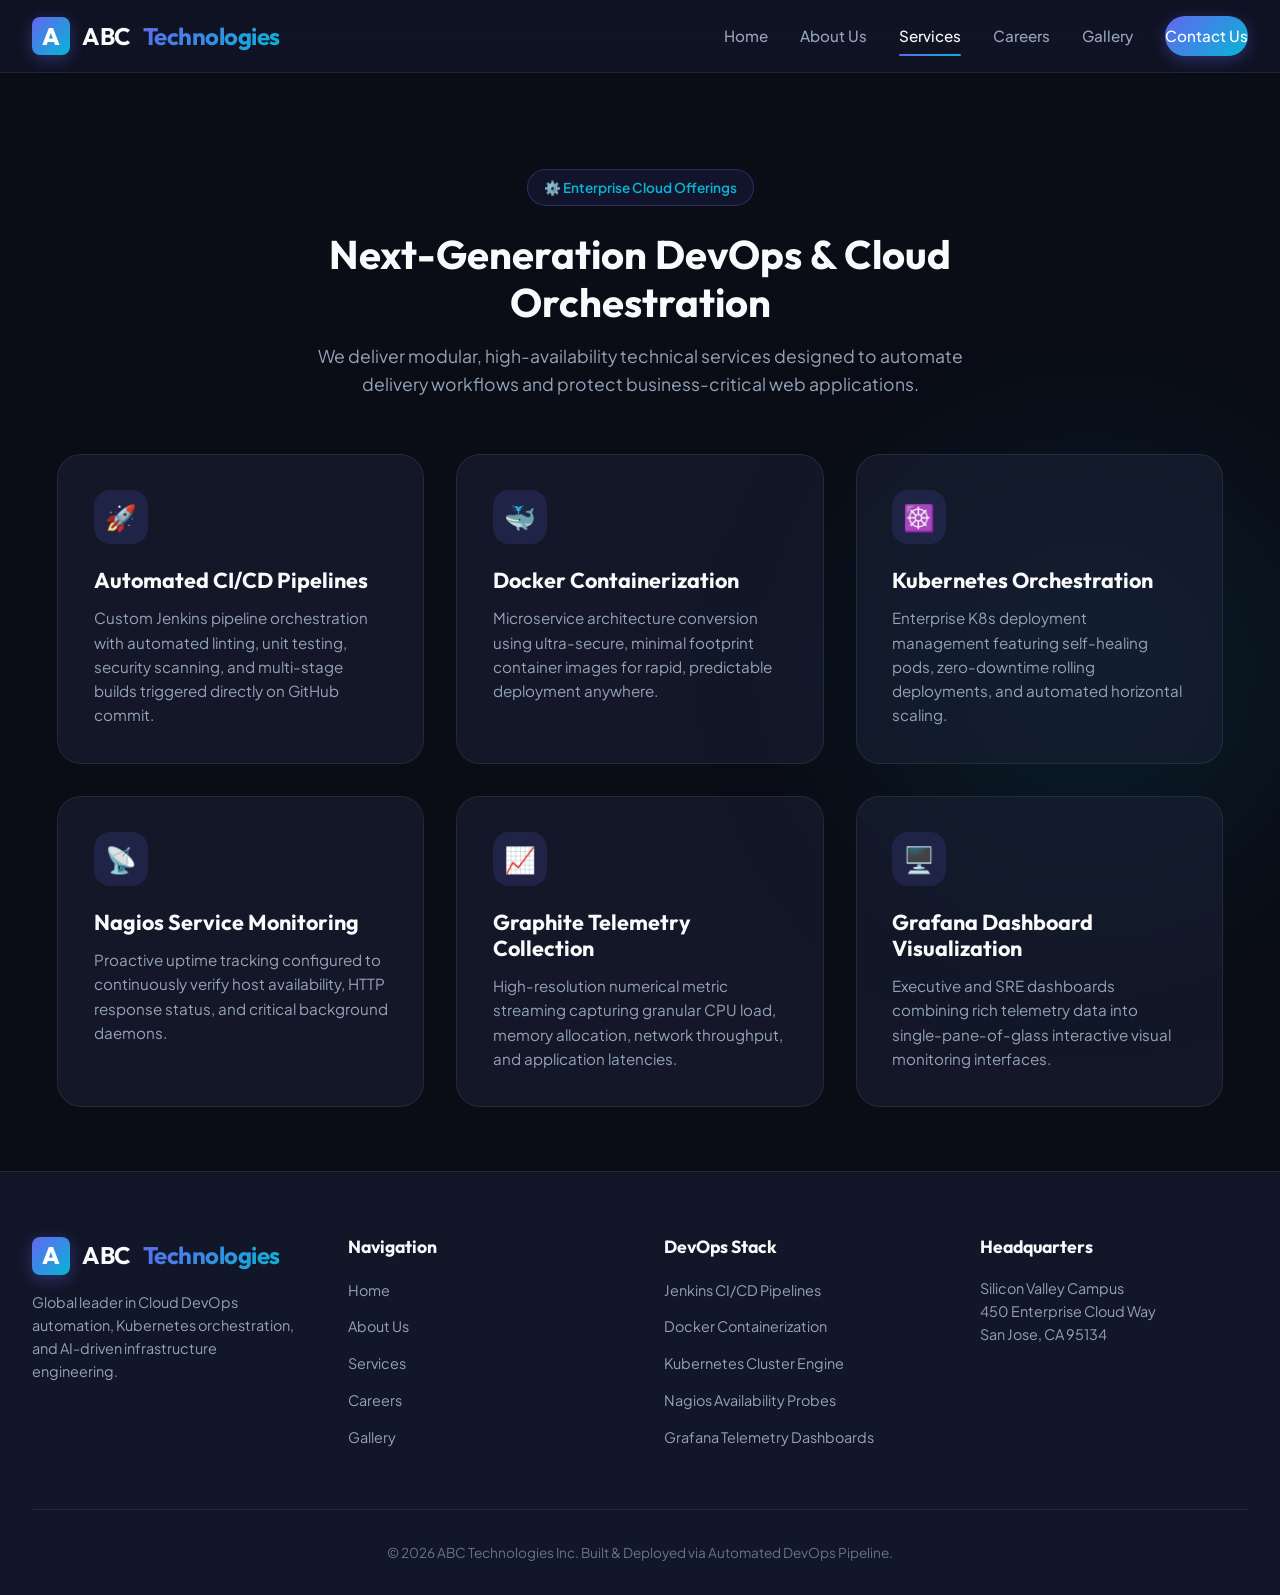
<file: website/services.html>
<!DOCTYPE html>
<html lang="en">
<head>
  <meta charset="UTF-8">
  <meta name="viewport" content="width=device-width, initial-scale=1.0">
  <title>Services & Solutions | ABC Technologies</title>
  <meta name="description" content="Explore ABC Technologies end-to-end enterprise offerings: DevOps CI/CD pipelines, Kubernetes container orchestration, and continuous infrastructure monitoring.">
  <link rel="stylesheet" href="css/style.css">
</head>
<body>
  <div class="bg-glow-2"></div>

  <nav class="navbar">
    <div class="nav-container">
      <a href="index.html" class="logo">
        <div class="logo-icon">A</div>
        ABC <span>Technologies</span>
      </a>
      <div class="nav-links">
        <a href="index.html">Home</a>
        <a href="about.html">About Us</a>
        <a href="services.html" class="active">Services</a>
        <a href="careers.html">Careers</a>
        <a href="gallery.html">Gallery</a>
        <a href="contact.html" class="nav-btn">Contact Us</a>
      </div>
    </div>
  </nav>

  <main class="container">
    <div class="section-header" style="margin-top: 2rem;">
      <div class="badge">⚙️ Enterprise Cloud Offerings</div>
      <h1 class="section-title">Next-Generation <span class="gradient-text">DevOps & Cloud Orchestration</span></h1>
      <p class="section-desc">We deliver modular, high-availability technical services designed to automate delivery workflows and protect business-critical web applications.</p>
    </div>

    <div class="grid-3">
      <div class="card">
        <div class="card-icon">🚀</div>
        <h3>Automated CI/CD Pipelines</h3>
        <p>Custom Jenkins pipeline orchestration with automated linting, unit testing, security scanning, and multi-stage builds triggered directly on GitHub commit.</p>
      </div>
      <div class="card">
        <div class="card-icon">🐳</div>
        <h3>Docker Containerization</h3>
        <p>Microservice architecture conversion using ultra-secure, minimal footprint container images for rapid, predictable deployment anywhere.</p>
      </div>
      <div class="card">
        <div class="card-icon">☸️</div>
        <h3>Kubernetes Orchestration</h3>
        <p>Enterprise K8s deployment management featuring self-healing pods, zero-downtime rolling deployments, and automated horizontal scaling.</p>
      </div>
      <div class="card">
        <div class="card-icon">📡</div>
        <h3>Nagios Service Monitoring</h3>
        <p>Proactive uptime tracking configured to continuously verify host availability, HTTP response status, and critical background daemons.</p>
      </div>
      <div class="card">
        <div class="card-icon">📈</div>
        <h3>Graphite Telemetry Collection</h3>
        <p>High-resolution numerical metric streaming capturing granular CPU load, memory allocation, network throughput, and application latencies.</p>
      </div>
      <div class="card">
        <div class="card-icon">🖥️</div>
        <h3>Grafana Dashboard Visualization</h3>
        <p>Executive and SRE dashboards combining rich telemetry data into single-pane-of-glass interactive visual monitoring interfaces.</p>
      </div>
    </div>
  </main>

  <footer>
    <div class="footer-content">
      <div class="footer-col">
        <a href="index.html" class="logo" style="margin-bottom: 1rem;">
          <div class="logo-icon">A</div>
          ABC <span>Technologies</span>
        </a>
        <p style="color: var(--text-secondary); font-size: 0.9rem;">Global leader in Cloud DevOps automation, Kubernetes orchestration, and AI-driven infrastructure engineering.</p>
      </div>
      <div class="footer-col">
        <h4>Navigation</h4>
        <ul>
          <li><a href="index.html">Home</a></li>
          <li><a href="about.html">About Us</a></li>
          <li><a href="services.html">Services</a></li>
          <li><a href="careers.html">Careers</a></li>
          <li><a href="gallery.html">Gallery</a></li>
        </ul>
      </div>
      <div class="footer-col">
        <h4>DevOps Stack</h4>
        <ul>
          <li><a href="#">Jenkins CI/CD Pipelines</a></li>
          <li><a href="#">Docker Containerization</a></li>
          <li><a href="#">Kubernetes Cluster Engine</a></li>
          <li><a href="#">Nagios Availability Probes</a></li>
          <li><a href="#">Grafana Telemetry Dashboards</a></li>
        </ul>
      </div>
      <div class="footer-col">
        <h4>Headquarters</h4>
        <p style="color: var(--text-secondary); font-size: 0.9rem;">Silicon Valley Campus<br>450 Enterprise Cloud Way<br>San Jose, CA 95134</p>
      </div>
    </div>
    <div class="footer-bottom">
      <p>&copy; 2026 ABC Technologies Inc. Built & Deployed via Automated DevOps Pipeline.</p>
    </div>
  </footer>

  <script src="js/main.js"></script>
</body>
</html>
</file>
<file: website/css/style.css>
/* ==========================================================================
   ABC Technologies - Corporate Website Design System
   Modern Dark Mode | Glassmorphism | Smooth Animations
   ========================================================================== */

@import url('https://fonts.googleapis.com/css2?family=Outfit:wght@300;400;500;600;700&family=Plus+Jakarta+Sans:wght@400;500;600;700&display=swap');

:root {
  --bg-primary: #0a0c16;
  --bg-secondary: #121629;
  --bg-card: rgba(26, 32, 53, 0.6);
  --bg-glass: rgba(18, 22, 41, 0.75);
  
  --text-primary: #f8fafc;
  --text-secondary: #94a3b8;
  --text-muted: #64748b;
  
  --accent-primary: #6366f1;
  --accent-secondary: #06b6d4;
  --accent-gradient: linear-gradient(135deg, #6366f1 0%, #06b6d4 100%);
  --accent-glow: rgba(99, 102, 241, 0.35);
  
  --border-color: rgba(255, 255, 255, 0.08);
  --border-hover: rgba(99, 102, 241, 0.5);
  
  --radius-sm: 8px;
  --radius-md: 16px;
  --radius-lg: 24px;
  --radius-full: 9999px;
  
  --transition-fast: 0.2s cubic-bezier(0.4, 0, 0.2, 1);
  --transition-smooth: 0.35s cubic-bezier(0.4, 0, 0.2, 1);
}

* {
  margin: 0;
  padding: 0;
  box-sizing: border-box;
}

body {
  font-family: 'Plus Jakarta Sans', sans-serif;
  background-color: var(--bg-primary);
  color: var(--text-primary);
  line-height: 1.6;
  overflow-x: hidden;
  min-height: 100vh;
  display: flex;
  flex-direction: column;
}

h1, h2, h3, h4, h5, h6 {
  font-family: 'Outfit', sans-serif;
  color: var(--text-primary);
  font-weight: 700;
  line-height: 1.2;
}

a {
  color: inherit;
  text-decoration: none;
  transition: var(--transition-fast);
}

ul {
  list-style: none;
}

/* Background Glow Effects */
.bg-glow-1 {
  position: fixed;
  top: -10%;
  left: -10%;
  width: 50vw;
  height: 50vw;
  background: radial-gradient(circle, rgba(99, 102, 241, 0.15) 0%, rgba(0, 0, 0, 0) 70%);
  filter: blur(80px);
  z-index: -1;
  pointer-events: none;
}

.bg-glow-2 {
  position: fixed;
  bottom: -10%;
  right: -10%;
  width: 50vw;
  height: 50vw;
  background: radial-gradient(circle, rgba(6, 182, 212, 0.12) 0%, rgba(0, 0, 0, 0) 70%);
  filter: blur(80px);
  z-index: -1;
  pointer-events: none;
}

/* Navigation Bar */
.navbar {
  position: sticky;
  top: 0;
  z-index: 1000;
  background: var(--bg-glass);
  backdrop-filter: blur(16px);
  -webkit-backdrop-filter: blur(16px);
  border-bottom: 1px solid var(--border-color);
  padding: 1rem 0;
}

.nav-container {
  max-width: 1280px;
  margin: 0 auto;
  padding: 0 2rem;
  display: flex;
  justify-content: space-between;
  align-items: center;
}

.logo {
  display: flex;
  align-items: center;
  gap: 0.75rem;
  font-family: 'Outfit', sans-serif;
  font-size: 1.5rem;
  font-weight: 700;
  letter-spacing: -0.5px;
}

.logo-icon {
  width: 38px;
  height: 38px;
  background: var(--accent-gradient);
  border-radius: var(--radius-sm);
  display: flex;
  align-items: center;
  justify-content: center;
  font-weight: 800;
  color: #fff;
  box-shadow: 0 4px 15px var(--accent-glow);
}

.logo span {
  background: var(--accent-gradient);
  -webkit-background-clip: text;
  -webkit-text-fill-color: transparent;
}

.nav-links {
  display: flex;
  gap: 2rem;
  align-items: center;
}

.nav-links a {
  font-size: 0.95rem;
  font-weight: 500;
  color: var(--text-secondary);
  position: relative;
  padding: 0.5rem 0;
}

.nav-links a:hover,
.nav-links a.active {
  color: var(--text-primary);
}

.nav-links a::after {
  content: '';
  position: absolute;
  bottom: 0;
  left: 0;
  width: 0;
  height: 2px;
  background: var(--accent-gradient);
  transition: var(--transition-fast);
  border-radius: var(--radius-full);
}

.nav-links a:hover::after,
.nav-links a.active::after {
  width: 100%;
}

.nav-btn {
  padding: 0.6rem 1.4rem;
  background: var(--accent-gradient);
  color: white !important;
  border-radius: var(--radius-full);
  font-weight: 600;
  box-shadow: 0 4px 15px var(--accent-glow);
  transition: var(--transition-smooth);
}

.nav-btn::after {
  display: none !important;
}

.nav-btn:hover {
  transform: translateY(-2px);
  box-shadow: 0 6px 20px rgba(99, 102, 241, 0.5);
}

/* Main Container */
.container {
  max-width: 1280px;
  margin: 0 auto;
  padding: 4rem 2rem;
  flex: 1;
}

/* Hero Section */
.hero {
  display: flex;
  align-items: center;
  justify-content: space-between;
  gap: 4rem;
  padding: 3rem 0 5rem;
}

.hero-content {
  flex: 1.2;
}

.badge {
  display: inline-flex;
  align-items: center;
  gap: 0.5rem;
  padding: 0.4rem 1rem;
  background: rgba(99, 102, 241, 0.1);
  border: 1px solid rgba(99, 102, 241, 0.3);
  border-radius: var(--radius-full);
  color: var(--accent-secondary);
  font-size: 0.85rem;
  font-weight: 600;
  margin-bottom: 1.5rem;
}

.hero-title {
  font-size: 3.5rem;
  letter-spacing: -1px;
  margin-bottom: 1.5rem;
}

.hero-title .gradient-text {
  background: var(--accent-gradient);
  -webkit-background-clip: text;
  -webkit-text-fill-color: transparent;
}

.hero-subtitle {
  font-size: 1.2rem;
  color: var(--text-secondary);
  margin-bottom: 2.5rem;
  max-width: 600px;
}

.cta-group {
  display: flex;
  gap: 1.2rem;
  align-items: center;
}

.btn-primary {
  padding: 0.9rem 2rem;
  background: var(--accent-gradient);
  color: white;
  border-radius: var(--radius-full);
  font-weight: 600;
  border: none;
  cursor: pointer;
  box-shadow: 0 4px 15px var(--accent-glow);
  transition: var(--transition-smooth);
  display: inline-block;
}

.btn-primary:hover {
  transform: translateY(-2px);
  box-shadow: 0 8px 25px rgba(99, 102, 241, 0.6);
}

.btn-secondary {
  padding: 0.9rem 2rem;
  background: rgba(255, 255, 255, 0.05);
  color: var(--text-primary);
  border-radius: var(--radius-full);
  font-weight: 600;
  border: 1px solid var(--border-color);
  cursor: pointer;
  transition: var(--transition-smooth);
  display: inline-block;
}

.btn-secondary:hover {
  background: rgba(255, 255, 255, 0.1);
  border-color: var(--border-hover);
}

.hero-visual {
  flex: 1;
  display: flex;
  justify-content: center;
  position: relative;
}

.glass-card-mockup {
  background: var(--bg-card);
  backdrop-filter: blur(20px);
  border: 1px solid var(--border-color);
  border-radius: var(--radius-lg);
  padding: 2rem;
  width: 100%;
  max-width: 480px;
  box-shadow: 0 20px 50px rgba(0, 0, 0, 0.5);
  animation: float 6s ease-in-out infinite;
}

@keyframes float {
  0%, 100% { transform: translateY(0px); }
  50% { transform: translateY(-12px); }
}

.mockup-header {
  display: flex;
  justify-content: space-between;
  align-items: center;
  margin-bottom: 1.5rem;
  padding-bottom: 1rem;
  border-bottom: 1px solid var(--border-color);
}

.mockup-dots {
  display: flex;
  gap: 0.4rem;
}

.dot {
  width: 10px;
  height: 10px;
  border-radius: 50%;
}

.dot.red { background: #ef4444; }
.dot.yellow { background: #f59e0b; }
.dot.green { background: #10b981; }

.status-pill {
  font-size: 0.75rem;
  padding: 0.2rem 0.6rem;
  background: rgba(16, 185, 129, 0.15);
  color: #10b981;
  border-radius: var(--radius-full);
  font-weight: 600;
}

/* Grid Sections */
.section-header {
  text-align: center;
  max-width: 700px;
  margin: 0 auto 3.5rem;
}

.section-title {
  font-size: 2.5rem;
  margin-bottom: 1rem;
}

.section-desc {
  color: var(--text-secondary);
  font-size: 1.1rem;
}

.grid-3 {
  display: grid;
  grid-template-columns: repeat(auto-fit, minmax(320px, 1fr));
  gap: 2rem;
}

.card {
  background: var(--bg-card);
  border: 1px solid var(--border-color);
  border-radius: var(--radius-lg);
  padding: 2.2rem;
  transition: var(--transition-smooth);
  position: relative;
  overflow: hidden;
}

.card:hover {
  transform: translateY(-6px);
  border-color: var(--border-hover);
  box-shadow: 0 15px 35px rgba(0, 0, 0, 0.4);
}

.card-icon {
  width: 54px;
  height: 54px;
  background: rgba(99, 102, 241, 0.15);
  border-radius: var(--radius-md);
  display: flex;
  align-items: center;
  justify-content: center;
  font-size: 1.6rem;
  margin-bottom: 1.5rem;
  color: var(--accent-secondary);
}

.card h3 {
  font-size: 1.35rem;
  margin-bottom: 0.75rem;
}

.card p {
  color: var(--text-secondary);
  font-size: 0.95rem;
}

/* Stats Counter Banner */
.stats-banner {
  display: grid;
  grid-template-columns: repeat(auto-fit, minmax(200px, 1fr));
  gap: 2rem;
  background: var(--bg-card);
  border: 1px solid var(--border-color);
  border-radius: var(--radius-lg);
  padding: 3rem;
  margin: 4rem 0;
  text-align: center;
}

.stat-item h2 {
  font-size: 3rem;
  background: var(--accent-gradient);
  -webkit-background-clip: text;
  -webkit-text-fill-color: transparent;
  margin-bottom: 0.3rem;
}

.stat-item span {
  color: var(--text-secondary);
  font-weight: 500;
}

/* Gallery Grid */
.gallery-grid {
  display: grid;
  grid-template-columns: repeat(auto-fill, minmax(350px, 1fr));
  gap: 1.8rem;
}

.gallery-item {
  position: relative;
  border-radius: var(--radius-lg);
  overflow: hidden;
  border: 1px solid var(--border-color);
  background: var(--bg-card);
  height: 280px;
  cursor: pointer;
}

.gallery-img {
  width: 100%;
  height: 100%;
  object-fit: cover;
  transition: transform 0.5s ease;
  background: linear-gradient(135deg, #1e293b 0%, #0f172a 100%);
}

.gallery-overlay {
  position: absolute;
  inset: 0;
  background: linear-gradient(to top, rgba(10, 12, 22, 0.9) 0%, rgba(10, 12, 22, 0) 60%);
  display: flex;
  flex-direction: column;
  justify-content: flex-end;
  padding: 1.5rem;
  opacity: 0.9;
  transition: var(--transition-fast);
}

.gallery-item:hover .gallery-img {
  transform: scale(1.08);
}

/* Forms */
.form-container {
  max-width: 650px;
  margin: 0 auto;
  background: var(--bg-card);
  border: 1px solid var(--border-color);
  border-radius: var(--radius-lg);
  padding: 3rem;
}

.form-group {
  margin-bottom: 1.5rem;
}

.form-group label {
  display: block;
  font-size: 0.9rem;
  font-weight: 600;
  color: var(--text-primary);
  margin-bottom: 0.5rem;
}

.form-control {
  width: 100%;
  padding: 0.9rem 1.2rem;
  background: rgba(10, 12, 22, 0.6);
  border: 1px solid var(--border-color);
  border-radius: var(--radius-sm);
  color: var(--text-primary);
  font-family: inherit;
  font-size: 0.95rem;
  transition: var(--transition-fast);
}

.form-control:focus {
  outline: none;
  border-color: var(--accent-primary);
  box-shadow: 0 0 0 3px rgba(99, 102, 241, 0.2);
}

textarea.form-control {
  resize: vertical;
  min-height: 130px;
}

/* Footer */
footer {
  background: var(--bg-secondary);
  border-top: 1px solid var(--border-color);
  padding: 4rem 2rem 2rem;
  margin-top: auto;
}

.footer-content {
  max-width: 1280px;
  margin: 0 auto;
  display: grid;
  grid-template-columns: repeat(auto-fit, minmax(240px, 1fr));
  gap: 3rem;
  margin-bottom: 3rem;
}

.footer-col h4 {
  font-size: 1.1rem;
  margin-bottom: 1.2rem;
}

.footer-col ul li {
  margin-bottom: 0.7rem;
}

.footer-col ul li a {
  color: var(--text-secondary);
  font-size: 0.9rem;
}

.footer-col ul li a:hover {
  color: var(--accent-secondary);
}

.footer-bottom {
  max-width: 1280px;
  margin: 0 auto;
  padding-top: 2rem;
  border-top: 1px solid var(--border-color);
  text-align: center;
  color: var(--text-muted);
  font-size: 0.85rem;
}

/* Responsive */
@media (max-width: 768px) {
  .hero {
    flex-direction: column;
    text-align: center;
  }
  .hero-title {
    font-size: 2.5rem;
  }
  .cta-group {
    justify-content: center;
  }
  .nav-links {
    display: none;
  }
}
</file>
